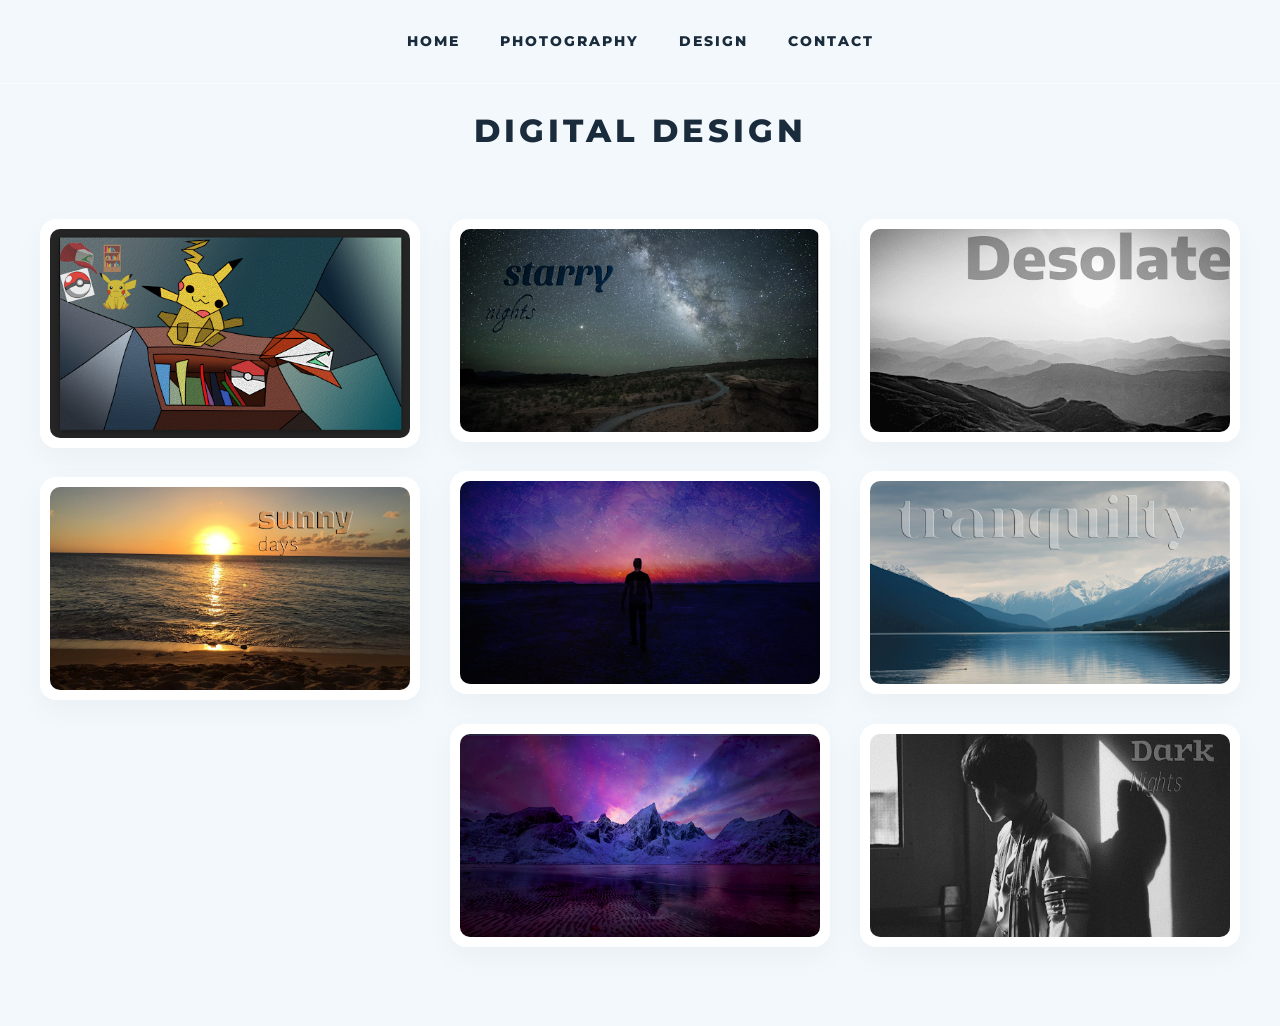
<file: design.html>
<!DOCTYPE html>
<html lang="en">
<head>
    <meta charset="UTF-8">
    <title>Portfolio | Design</title>
    <link rel="stylesheet" href="style.css">
</head>
<body>
    <nav>
        <a href="index.html">Home</a>
        <a href="photography.html">Photography</a>
        <a href="design.html">Design</a>
        <a href="contact.html">Contact</a>
    </nav>

    <main class="container">
        <h1 class="section-title">Digital Design</h1>
        <div class="masonry-gallery">
            <div class="masonry-item"><img src="cubism.png"></div>
            <div class="masonry-item"><img src="sunset.png"></div>
            <div class="masonry-item"><img src="starry.png"></div>
            <div class="masonry-item"><img src="human.png"></div>
            <div class="masonry-item"><img src="galaxy.png"></div>
            <div class="masonry-item"><img src="desolate.png"></div>
            <div class="masonry-item"><img src="clear.png"></div>
            <div class="masonry-item"><img src="dark.png"></div>
        </div>
    </main>
</body>
</html>
</file>
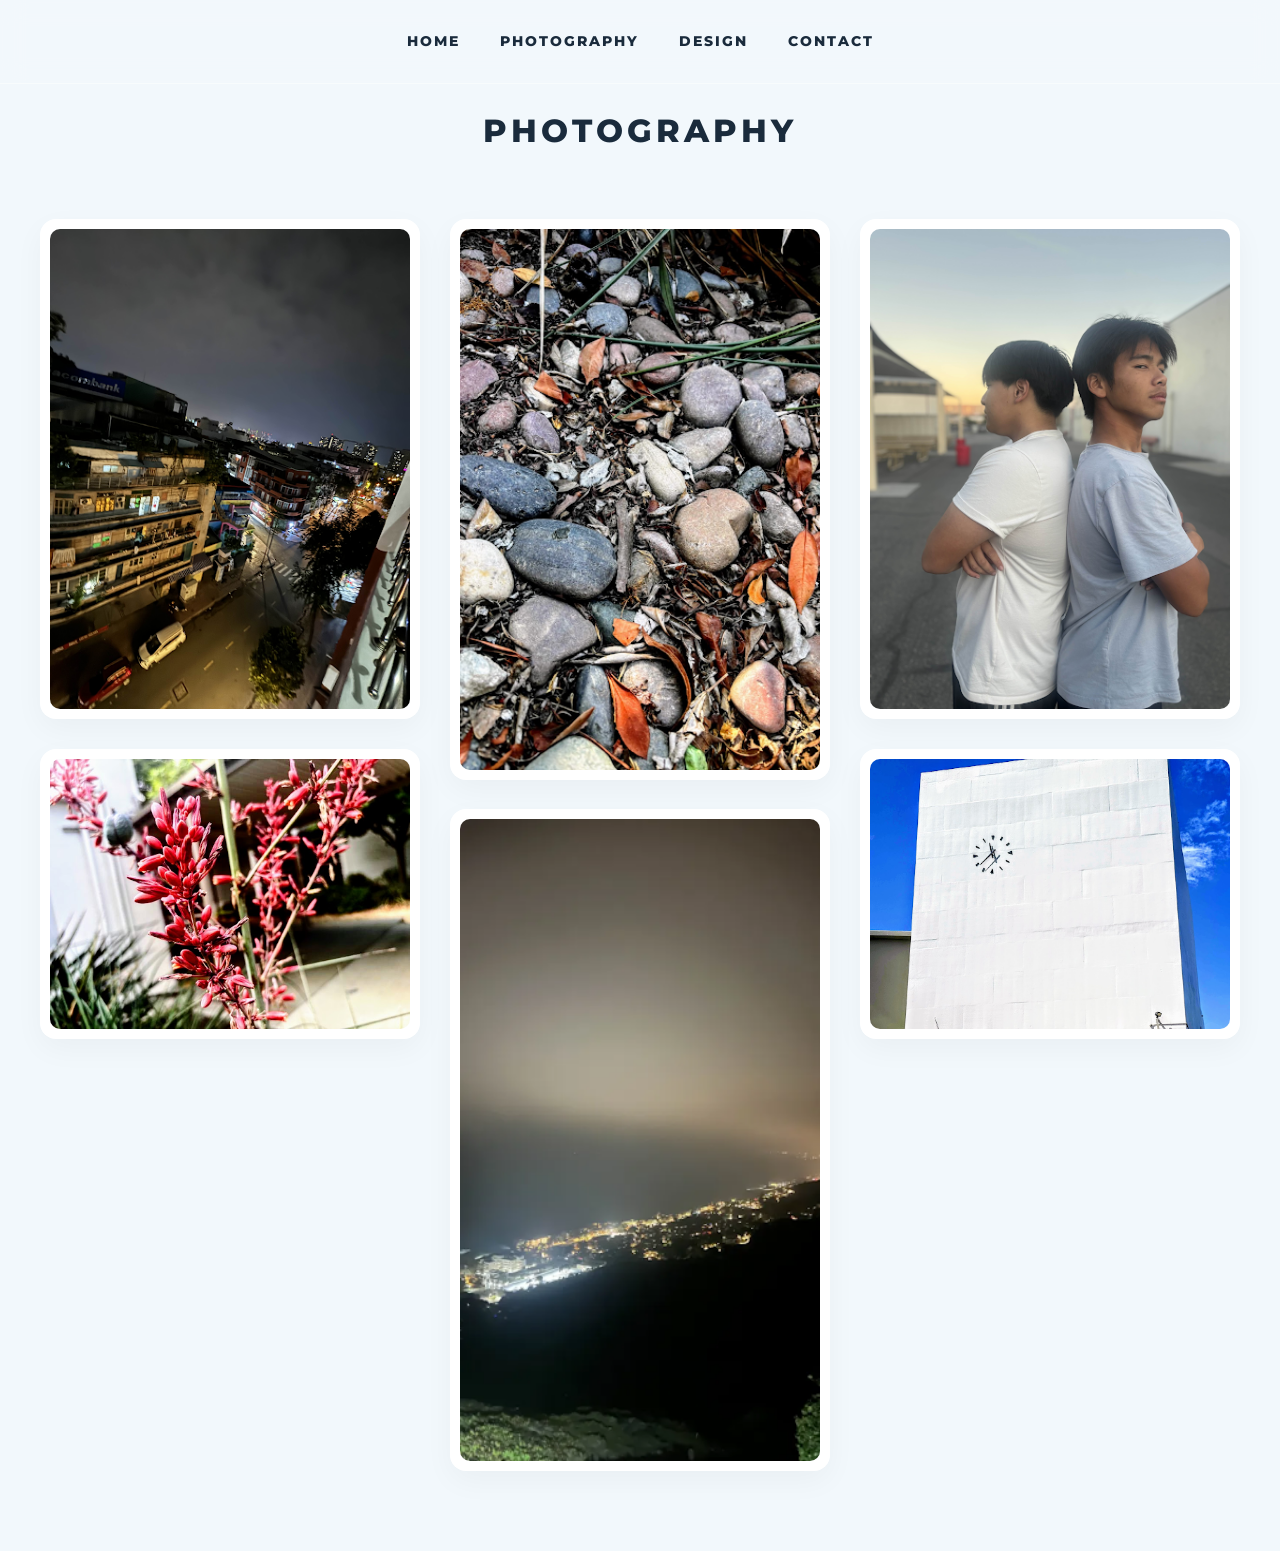
<file: photography.html>
<!DOCTYPE html>
<html lang="en">
<head>
    <meta charset="UTF-8">
    <title>Portfolio | Photography</title>
    <link rel="stylesheet" href="style.css">
</head>
<body>
    <nav>
        <a href="index.html">Home</a>
        <a href="photography.html">Photography</a>
        <a href="design.html">Design</a>
        <a href="contact.html">Contact</a>
    </nav>

    <main class="container">
        <h1 class="section-title">Photography</h1>
        <div class="masonry-gallery">
            <div class="masonry-item"><img src="hoichi.png"></div>
            <div class="masonry-item"><img src="rose.png"></div>
            <div class="masonry-item"><img src="rocks.png"></div>
            <div class="masonry-item"><img src="nice.png"></div>
            <div class="masonry-item"><img src="tuan.png"></div>
            <div class="masonry-item"><img src="vietnam.png"></div>
        </div>
    </main>
</body>
</html>
</file>
<file: style.css>
@import url('https://fonts.googleapis.com/css2?family=Montserrat:wght@400;500;800&display=swap');

:root {
    --bg-blue: #f2f8fc;
    --card-blue: #ffffff;
    --text-dark: #1a2b3c;
    --accent: #60a5fa;
}

* { 
    margin: 0; 
    padding: 0; 
    box-sizing: border-box; 
}

body {
    background-color: var(--bg-blue);
    font-family: 'Montserrat', sans-serif;
    color: var(--text-dark);
    line-height: 1.7;
}

/* SLEEK MODERN NAV */
nav {
    position: sticky;
    top: 0;
    background: rgba(242, 248, 252, 0.85);
    backdrop-filter: blur(12px);
    padding: 30px 0;
    display: flex;
    justify-content: center;
    gap: 40px;
    z-index: 1000;
    border-bottom: 1px solid rgba(255,255,255,0.5);
}

nav a {
    text-decoration: none;
    color: var(--text-dark);
    font-weight: 800;
    text-transform: uppercase;
    letter-spacing: 2px;
    font-size: 0.85rem;
    transition: color 0.3s ease;
}

nav a:hover { 
    color: var(--accent); 
}

/* HOME HERO SLIDESHOW - RESOLUTION FIX */
.hero {
    width: 92%; /* Gives nice breathing room on the sides */
    max-width: 1400px; /* Stops infinite stretching on giant monitors */
    height: 65vh; /* Keeps a reasonable height */
    margin: 20px auto 60px; /* Centers the slideshow perfectly */
    position: relative;
    overflow: hidden;
    border-radius: 24px; /* Matches the modern rounded corners */
    background: transparent;
}

.slide {
    position: absolute;
    top: 0; 
    left: 0;
    width: 100%; 
    height: 100%;
    object-fit: contain; /* The magic fix: shows the full high-res photo */
    opacity: 0;
    transition: opacity 1.5s ease-in-out;
}

.slide.active { 
    opacity: 1; 
}

/* LAYOUT CONTAINERS */
.container {
    max-width: 1400px;
    margin: 0 auto;
    padding: 20px 40px 80px;
}

.section-title {
    text-align: center;
    font-weight: 800;
    font-size: 2rem;
    letter-spacing: 4px;
    text-transform: uppercase;
    margin-bottom: 60px;
}

/* HOME 3-COLUMN ROW */
.trio-row {
    display: grid;
    grid-template-columns: repeat(3, 1fr);
    gap: 40px;
}

.trio-card {
    background: var(--card-blue);
    border-radius: 16px;
    padding: 20px;
    box-shadow: 0 10px 30px rgba(0,0,0,0.03);
    transition: transform 0.3s ease, box-shadow 0.3s ease;
    position: relative; /* Animation bug fix */
}

.trio-card:hover {
    transform: translateY(-5px);
    box-shadow: 0 20px 40px rgba(0,0,0,0.06);
    z-index: 10; /* Keeps image on top when hovering */
}

.trio-card img {
    width: 100%;
    aspect-ratio: 4/3;
    object-fit: cover;
    border-radius: 12px;
    margin-bottom: 20px;
}

.trio-card p {
    font-size: 0.95rem;
    color: #475569;
    text-align: center;
}

/* MODERN MASONRY GALLERY */
.masonry-gallery {
    column-count: 3;
    column-gap: 30px;
}

@media (max-width: 900px) { 
    .masonry-gallery { column-count: 2; } 
}
@media (max-width: 600px) { 
    .masonry-gallery { column-count: 1; } 
}

.masonry-item {
    break-inside: avoid;
    margin-bottom: 30px;
    border-radius: 16px;
    overflow: hidden;
    box-shadow: 0 10px 30px rgba(0,0,0,0.04);
    transition: transform 0.3s ease, box-shadow 0.3s ease;
    background: white;
    padding: 10px;
    position: relative; /* Animation bug fix */
    will-change: transform; /* Smooths out the hover effect */
}

.masonry-item:hover { 
    transform: scale(1.02); 
    box-shadow: 0 20px 40px rgba(0,0,0,0.1);
    z-index: 10; /* Prevents disappearing behind other images */
}

.masonry-item img {
    width: 100%;
    display: block;
    border-radius: 10px;
}

/* CONTACT PAGE */
.contact-layout {
    display: grid;
    grid-template-columns: 1fr 1.2fr;
    gap: 60px;
    align-items: center;
    background: var(--card-blue);
    padding: 50px;
    border-radius: 24px;
    box-shadow: 0 20px 50px rgba(0,0,0,0.04);
}

.bio-section img {
    width: 100%;
    border-radius: 16px;
    margin-bottom: 25px;
    object-fit: cover;
}

.bio-section h3 { 
    font-size: 1.5rem; 
    margin-bottom: 10px; 
    font-weight: 800; 
}

.bio-section p { 
    color: #475569; 
}

.contact-form { 
    display: flex; 
    flex-direction: column; 
    gap: 20px; 
}

.contact-form input, .contact-form textarea {
    width: 100%; 
    padding: 18px; 
    border-radius: 12px;
    border: 1px solid #e2e8f0; 
    background: #f8fafc;
    font-family: inherit; 
    font-size: 1rem; 
    transition: border 0.3s;
}

.contact-form input:focus, .contact-form textarea:focus {
    outline: none; 
    border-color: var(--accent);
}

.contact-form button {
    background: var(--text-dark); 
    color: white; 
    padding: 20px;
    border: none; 
    border-radius: 12px; 
    font-weight: 800;
    text-transform: uppercase; 
    letter-spacing: 2px; 
    cursor: pointer; 
    transition: 0.3s;
}

.contact-form button:hover { 
    background: var(--accent); 
}
</file>
